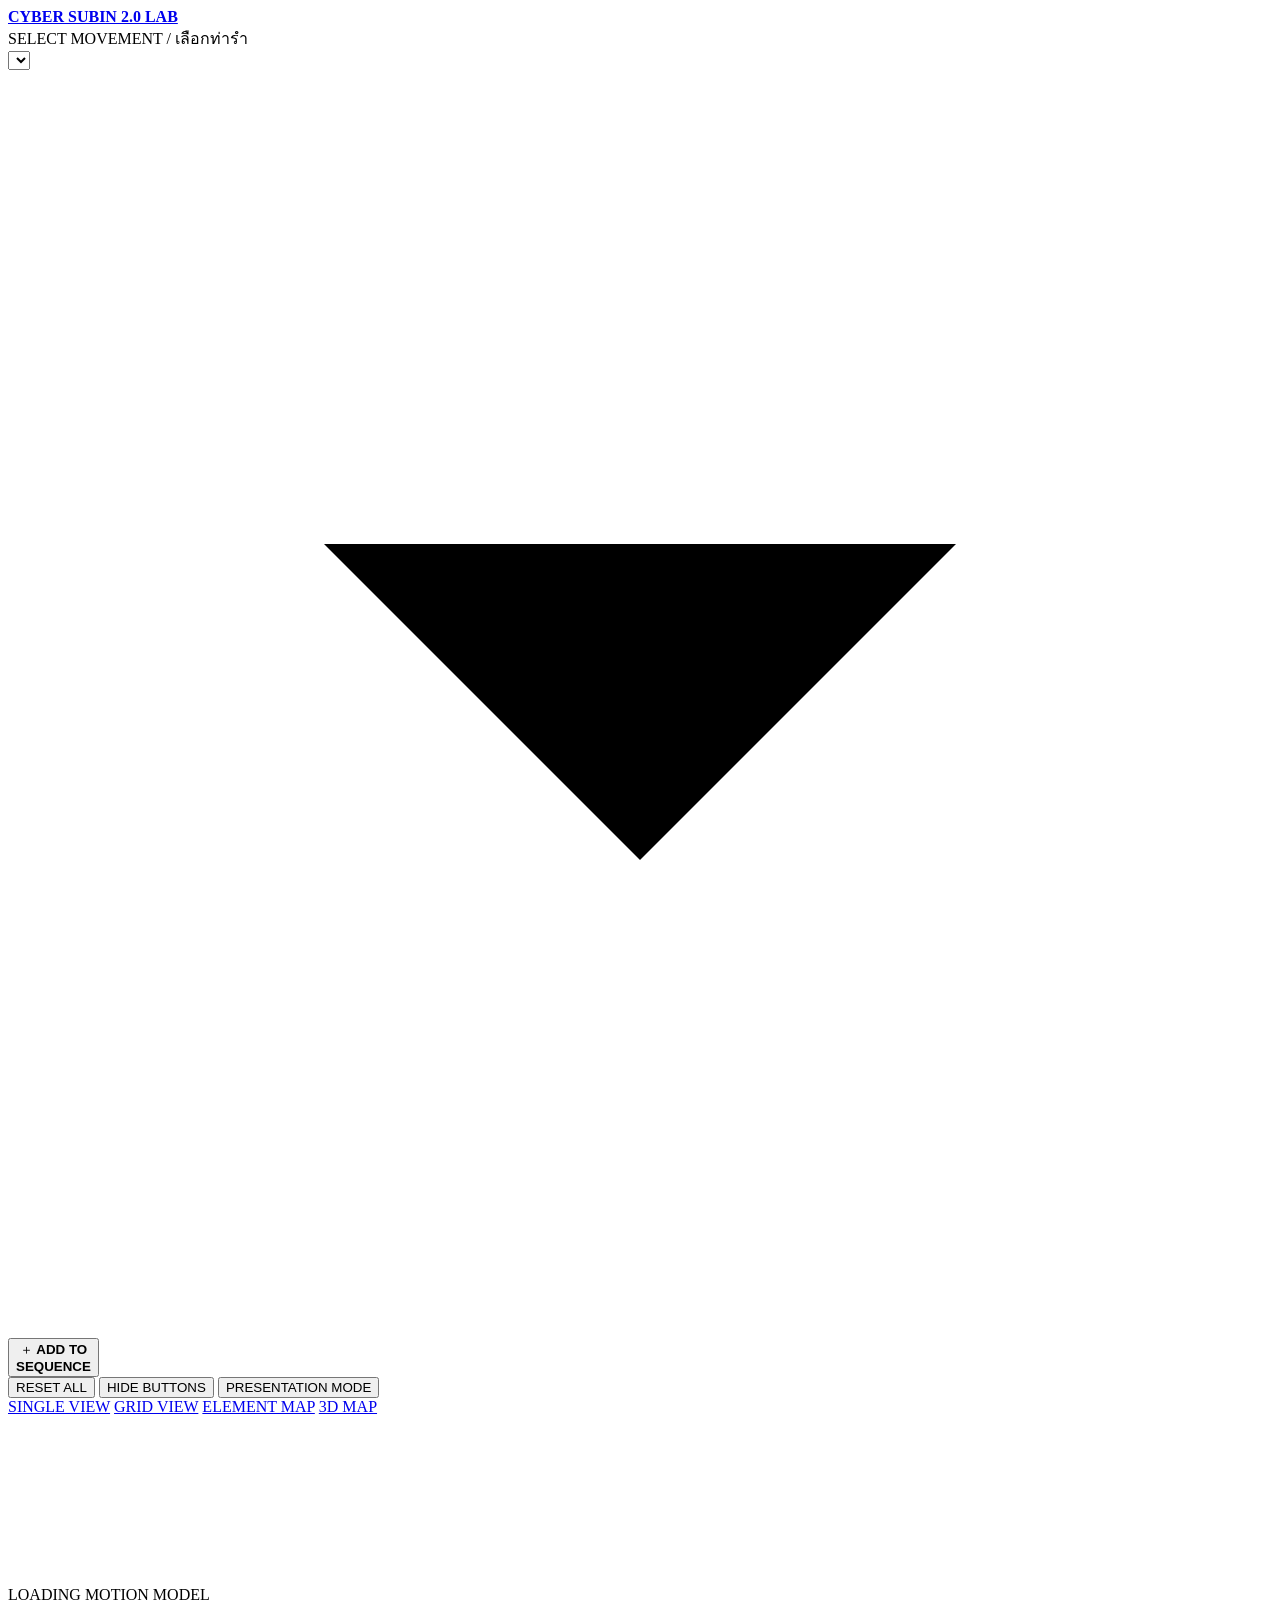
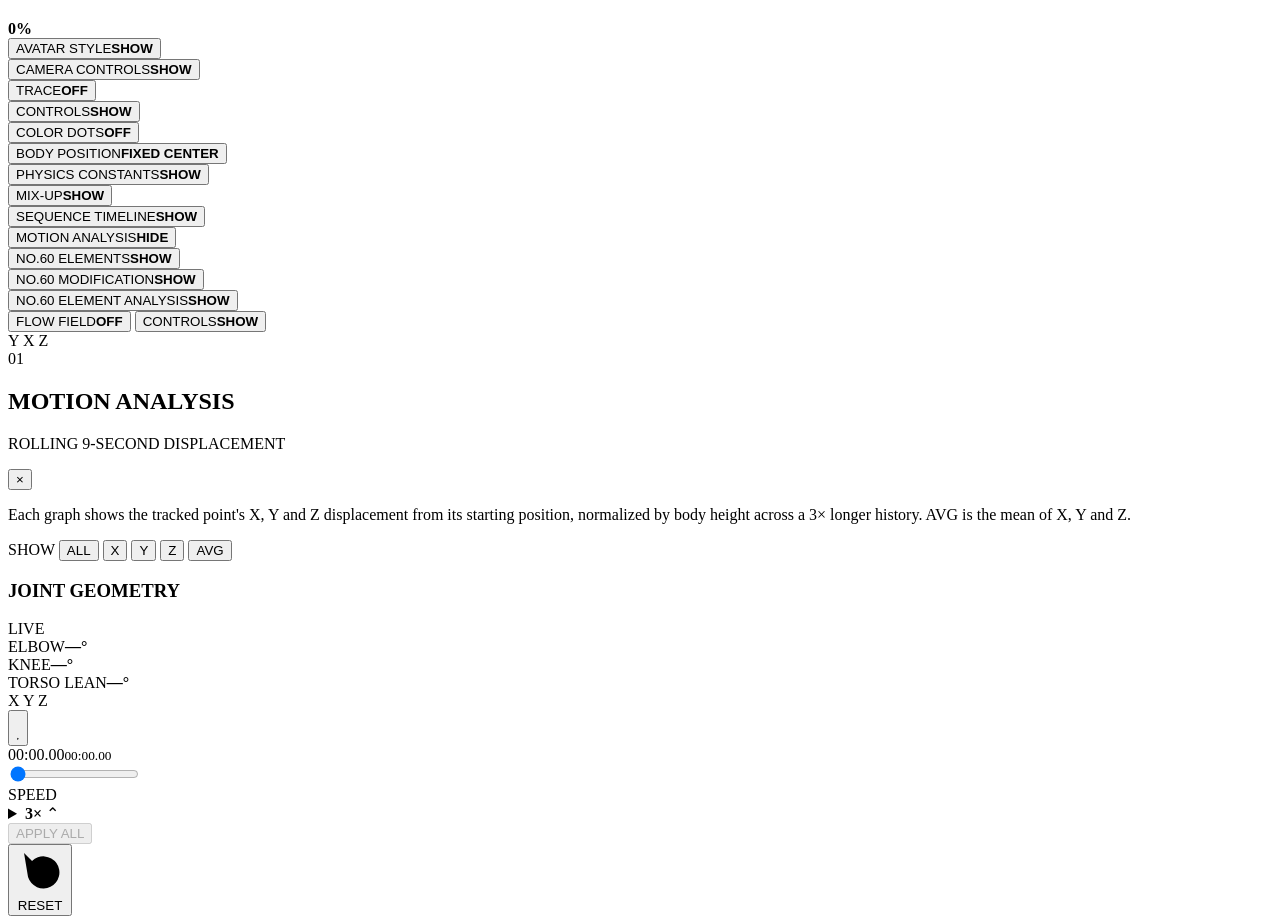
<file: index.html>
<!doctype html>
<html lang="en">
  <head>
    <meta charset="UTF-8" />
    <meta name="viewport" content="width=device-width, initial-scale=1.0" />
    <meta
      name="description"
      content="An interactive 3D motion atlas for 59 indexed Thai traditional dance movements."
    />
    <title>Cyber Subin 2.0 Lab</title>
  </head>
  <body>
    <div class="app-shell">
      <header class="topbar">
        <a class="brand" href="/" aria-label="Cyber Subin 2.0 Lab home">
          <span class="brand-copy">
            <strong>CYBER SUBIN 2.0 LAB</strong>
          </span>
        </a>

        <div class="movement-picker">
          <label for="dance-select">SELECT MOVEMENT / เลือกท่ารำ</label>
          <div class="movement-picker-row">
            <div class="select-wrap">
              <select id="dance-select" aria-label="Select a Thai dance movement"></select>
              <svg viewBox="0 0 20 20" aria-hidden="true">
                <path d="m5 7.5 5 5 5-5" />
              </svg>
            </div>
            <button id="add-to-sequence" class="add-to-sequence-button" type="button">
              <span aria-hidden="true">＋</span>
              <strong>ADD TO<br>SEQUENCE</strong>
            </button>
          </div>
        </div>

        <nav class="view-switcher" aria-label="View navigation">
          <div class="nav-utility-group" aria-label="Display utilities">
            <button id="reset-all" class="nav-action nav-action--reset" type="button">RESET ALL</button>
            <button id="hide-control-buttons" class="nav-action" type="button" aria-pressed="false">HIDE BUTTONS</button>
            <button id="hide-all-ui" class="nav-action" type="button" aria-pressed="false">PRESENTATION MODE</button>
          </div>
          <div class="nav-view-group" aria-label="Choose view">
            <a class="view-tab active" href="/" aria-current="page">SINGLE VIEW</a>
            <a id="grid-view-link" class="view-tab" href="/grid.html">GRID VIEW</a>
            <a class="view-tab" href="/element-embedding.html">ELEMENT MAP</a>
            <a class="view-tab" href="/element-embedding-3d.html">3D MAP</a>
          </div>
        </nav>
      </header>

      <main class="workspace">
        <section class="viewer-panel" aria-label="Interactive 3D movement viewer">
          <div id="scene-wrap" class="scene-wrap">
            <canvas id="three-canvas"></canvas>

            <div id="no60-comparison-overlay" class="no60-comparison-overlay" aria-hidden="true" hidden>
              <span>ORIGINAL</span>
              <i></i>
              <span>MODIFIED</span>
            </div>

            <div class="loading-state" id="loading-state" role="status" aria-live="polite">
              <div class="loading-orbit"><span></span><span></span></div>
              <p>LOADING MOTION MODEL</p>
              <strong id="loading-progress">0%</strong>
            </div>

            <div id="viewer-options" class="viewer-options">
              <section class="control-section control-section--avatar-style" aria-label="Avatar appearance controls">
                <button
                  id="avatar-style-toggle"
                  class="control-section-toggle"
                  type="button"
                  aria-expanded="false"
                  aria-controls="avatar-style-panel"
                >
                  <span>AVATAR STYLE</span><strong id="avatar-style-status">SHOW</strong>
                </button>
                <div id="avatar-style-panel" class="control-section-panel avatar-style-panel" hidden>
                  <div class="menu-panel-header">
                    <span>AVATAR STYLE</span>
                    <button id="avatar-style-close" class="menu-panel-close" type="button" aria-label="Close Avatar Style">×</button>
                  </div>
                  <div class="avatar-style-control" aria-label="Avatar color, gradient, surface, and lighting controls">
                    <div class="flow-color-group avatar-solid-color-group" aria-label="Solid avatar color control">
                      <span>AVATAR COLOR</span>
                      <label for="avatar-solid-color">
                        PICK ANY COLOR
                        <input id="avatar-solid-color" type="color" value="#d9dcde" aria-label="Custom solid avatar color">
                      </label>
                    </div>
                    <div class="flow-color-group avatar-gradient-group" aria-label="Custom avatar body gradient">
                      <span>CUSTOM BODY GRADIENT</span>
                      <label for="avatar-gradient-top">
                        TOP
                        <input id="avatar-gradient-top" data-avatar-gradient-stop="top" type="color" value="#d9dcde" aria-label="Avatar gradient top color">
                      </label>
                      <label for="avatar-gradient-middle">
                        MIDDLE
                        <input id="avatar-gradient-middle" data-avatar-gradient-stop="middle" type="color" value="#d9dcde" aria-label="Avatar gradient middle color">
                      </label>
                      <label for="avatar-gradient-bottom">
                        BOTTOM
                        <input id="avatar-gradient-bottom" data-avatar-gradient-stop="bottom" type="color" value="#d9dcde" aria-label="Avatar gradient bottom color">
                      </label>
                    </div>
                    <div class="trace-option-group option-row--compact option-row--two" aria-label="Avatar surface">
                      <span>SURFACE</span>
                      <button type="button" data-avatar-surface="smooth" class="active">SMOOTH</button>
                      <button type="button" data-avatar-surface="rough">ROUGH</button>
                      <button type="button" data-avatar-surface="points">POINT CLOUD</button>
                      <button type="button" data-avatar-surface="skeleton">SKELETON</button>
                    </div>
                    <label class="flow-slider-group avatar-opacity-control" for="avatar-opacity">
                      <span>AVATAR OPACITY <output id="avatar-opacity-value" for="avatar-opacity">100%</output></span>
                      <input id="avatar-opacity" type="range" min="0" max="1" step="0.01" value="1" aria-label="Avatar opacity">
                    </label>
                    <div class="trace-option-group option-grid--two" aria-label="Avatar lighting">
                      <span>LIGHTING</span>
                      <button type="button" data-lighting-preset="studio">STUDIO</button>
                      <button type="button" data-lighting-preset="bright">BRIGHT</button>
                      <button type="button" data-lighting-preset="softFront">SOFT FRONT</button>
                      <button type="button" data-lighting-preset="side">SIDE LIGHT</button>
                      <button type="button" data-lighting-preset="highSide">HIGH SIDE</button>
                      <button type="button" data-lighting-preset="cross">CROSS LIGHT</button>
                      <button type="button" data-lighting-preset="lowKey">LOW KEY</button>
                      <button type="button" data-lighting-preset="top" class="active">TOP LIGHT</button>
                      <button type="button" data-lighting-preset="rim">RIM</button>
                      <button type="button" data-lighting-preset="softSilhouette">SOFT SIL</button>
                      <button type="button" data-lighting-preset="backlight">BACKLIGHT</button>
                      <button type="button" data-lighting-preset="silhouette">SILHOUETTE</button>
                    </div>
                    <div class="flow-color-group avatar-light-color-group" aria-label="Custom light color control">
                      <span>LIGHT COLOR</span>
                      <label for="lighting-custom-color">
                        PICK ANY COLOR
                        <input id="lighting-custom-color" type="color" value="#b7c9d3" aria-label="Custom light color">
                      </label>
                    </div>
                    <label class="flow-slider-group avatar-lighting-intensity" for="lighting-intensity">
                      <span>LIGHTING INTENSITY <output id="lighting-intensity-value" for="lighting-intensity">100%</output></span>
                      <input id="lighting-intensity" type="range" min="0" max="3" step="0.05" value="1" aria-label="Lighting intensity">
                    </label>
                  </div>
                </div>
              </section>

              <section class="control-section control-section--camera" aria-label="Camera controls">
                <button
                  id="camera-controls-toggle"
                  class="control-section-toggle"
                  type="button"
                  aria-expanded="false"
                  aria-controls="camera-controls-panel"
                >
                  <span>CAMERA CONTROLS</span><strong id="camera-controls-status">SHOW</strong>
                </button>
                <div id="camera-controls-panel" class="control-section-panel" hidden>
                  <div class="menu-panel-header">
                    <span>CAMERA CONTROLS</span>
                    <button id="camera-controls-close" class="menu-panel-close" type="button" aria-label="Close Camera Controls">×</button>
                  </div>
                  <div class="camera-control" aria-label="Automatic camera orbit controls">
                    <button
                      id="camera-orbit-toggle"
                      class="camera-orbit-toggle"
                      type="button"
                      aria-pressed="false"
                      aria-label="Start automatic camera rotation"
                    >
                      <svg viewBox="0 0 24 24" aria-hidden="true">
                        <path d="M4.5 9A8 8 0 0 1 18 5.5L20 8M19.5 15A8 8 0 0 1 6 18.5L4 16M20 4v4h-4M4 20v-4h4" />
                      </svg>
                      <span>AUTO ORBIT</span>
                      <strong id="camera-orbit-status">OFF</strong>
                    </button>
                    <div class="camera-speed-control option-row--compact option-row--two" aria-label="Camera rotation speed">
                      <span>CAMERA SPEED</span>
                      <button type="button" data-camera-speed="0.25">0.25×</button>
                      <button type="button" data-camera-speed="0.5">0.5×</button>
                      <button type="button" data-camera-speed="1" class="active">1×</button>
                      <button type="button" data-camera-speed="2">2×</button>
                    </div>
                    <div class="camera-direction-control option-row--compact option-row--two" aria-label="Camera rotation direction">
                      <span>DIRECTION</span>
                      <button type="button" data-camera-direction="1" class="active" aria-label="Rotate clockwise">CW</button>
                      <button type="button" data-camera-direction="-1" aria-label="Rotate counterclockwise">CCW</button>
                    </div>
                  </div>

                  <div class="avatar-position-control" aria-label="Avatar screen position controls">
                    <span>AVATAR POSITION</span>
                    <button type="button" data-avatar-move="left" aria-label="Move avatar left">←</button>
                    <button type="button" data-avatar-move="up" aria-label="Move avatar up">↑</button>
                    <button type="button" data-avatar-move="down" aria-label="Move avatar down">↓</button>
                    <button type="button" data-avatar-move="right" aria-label="Move avatar right">→</button>
                    <button type="button" data-avatar-move="center" class="avatar-center-button">CENTER</button>
                    <output id="avatar-position-readout" aria-live="polite">X 0.0 · Y 0.0</output>
                  </div>

                </div>
              </section>

              <section class="control-section control-section--line" aria-label="Line controls">
                <div class="control-section-header control-section-header--line">
                  <div class="line-display-stack">
                    <button
                      id="line-display-toggle"
                      class="control-section-toggle line-display-toggle"
                      type="button"
                      aria-pressed="false"
                      aria-label="Turn trace display on"
                    >
                      <span>TRACE</span><strong id="line-display-status">OFF</strong>
                    </button>
                  </div>
                  <button
                    id="line-controls-toggle"
                    class="control-section-toggle line-controls-toggle"
                    type="button"
                    aria-expanded="false"
                    aria-controls="line-controls-panel"
                  >
                    <span>CONTROLS</span><strong id="line-controls-status">SHOW</strong>
                  </button>
                </div>
                <div id="line-controls-panel" class="control-section-panel" hidden>
                  <div class="menu-panel-header">
                    <span>TRACE CONTROLS</span>
                    <button id="line-controls-close" class="menu-panel-close" type="button" aria-label="Close Trace Controls">×</button>
                  </div>
                  <div class="trace-control" aria-label="3D trace appearance controls">
                    <div class="trace-option-group option-grid--two" aria-label="Trace retention">
                      <span>TRACE</span>
                      <button type="button" data-trace-mode="permanent" class="active">PERMANENT</button>
                      <button type="button" data-trace-mode="long">FADE 15S</button>
                      <button type="button" data-trace-mode="medium">FADE 8S</button>
                      <button type="button" data-trace-mode="short">FADE 3S</button>
                      <button type="button" data-trace-mode="brief">FADE 1.5S</button>
                      <button type="button" data-trace-mode="instant">FADE 1S</button>
                    </div>
                    <div class="trace-option-group option-grid--two trace-body-parts" aria-label="Trace body-part visibility">
                      <span>BODY PARTS · SHOW / HIDE</span>
                      <button type="button" data-trace-part="body" class="active" aria-pressed="true">BODY</button>
                      <button type="button" data-trace-part="hand" class="active" aria-pressed="true">HAND</button>
                      <button type="button" data-trace-part="arm" class="active" aria-pressed="true">ARM</button>
                      <button type="button" data-trace-part="leg" class="active" aria-pressed="true">LEG</button>
                      <button type="button" data-trace-part="feet" class="active" aria-pressed="true">FEET</button>
                      <button type="button" data-trace-part="head" class="active" aria-pressed="true">HEAD</button>
                      <button type="button" data-trace-all class="active" aria-pressed="true">FULL BODY</button>
                    </div>
                    <div class="trace-option-group trace-width-control option-row--compact option-row--two" aria-label="Trace line width">
                      <span>WIDTH</span>
                      <button type="button" data-trace-width="0.5">EXTRA THIN</button>
                      <button type="button" data-trace-width="1.25" class="active">THIN</button>
                      <button type="button" data-trace-width="2.5">MEDIUM</button>
                      <button type="button" data-trace-width="4">BOLD</button>
                      <button type="button" data-trace-width="7">EXTRA THICK</button>
                    </div>
                  </div>

                  <div class="trace-style-control" aria-label="3D trace rendering controls">
                    <div class="trace-option-group option-row--compact option-row--two" aria-label="Trace visibility">
                      <span>DISPLAY</span>
                      <button type="button" data-trace-visible="true">ON</button>
                      <button type="button" data-trace-visible="false" class="active">OFF</button>
                    </div>
                    <div class="trace-option-group option-row--compact option-row--two" aria-label="Trace point display">
                      <span>POINTS</span>
                      <button type="button" data-trace-dots="true">DOTS + LINE</button>
                      <button type="button" data-trace-dots="false" class="active">LINE ONLY</button>
                    </div>
                    <div class="trace-option-group option-row--compact option-row--two" aria-label="Trace path smoothing">
                      <span>PATH</span>
                      <button type="button" data-trace-smoothing="false">RAW</button>
                      <button type="button" data-trace-smoothing="true" class="active">SMOOTH</button>
                    </div>
                  </div>

                  <div class="environment-control environment-control--line" aria-label="Trace sampling controls">
                    <div class="trace-sampling-control option-grid--two" aria-label="Line sampling rate">
                      <span>LINE SAMPLE RATE</span>
                      <button type="button" data-trace-sample-rate="5">5 HZ</button>
                      <button type="button" data-trace-sample-rate="10">10 HZ</button>
                      <button type="button" data-trace-sample-rate="20">20 HZ</button>
                      <button type="button" data-trace-sample-rate="30" class="active">30 HZ</button>
                      <button type="button" data-trace-sample-rate="60">60 HZ</button>
                      <button type="button" data-trace-sample-rate="90">90 HZ</button>
                      <button type="button" data-trace-sample-rate="120">120 HZ</button>
                      <button type="button" data-trace-sample-rate="240">240 HZ</button>
                    </div>
                  </div>
                </div>
              </section>

              <section class="control-section control-section--body-points" aria-label="Color dots display">
                <button
                  id="body-points-toggle"
                  class="control-section-toggle body-points-toggle"
                  type="button"
                  aria-pressed="false"
                  aria-label="Show colored body points"
                >
                  <span>COLOR DOTS</span><strong id="body-points-status">OFF</strong>
                </button>
              </section>

              <section class="control-section control-section--body-centering" aria-label="Body position behavior">
                <button
                  id="body-centering-toggle"
                  class="control-section-toggle body-centering-toggle"
                  type="button"
                  aria-pressed="true"
                  aria-label="Allow the avatar to move through space"
                >
                  <span>BODY POSITION</span><strong id="body-centering-status">FIXED CENTER</strong>
                </button>
              </section>

              <section class="control-section control-section--physics" aria-label="Physics constants">
                <button
                  id="physics-constants-toggle"
                  class="control-section-toggle physics-constants-toggle"
                  type="button"
                  aria-expanded="false"
                  aria-controls="physics-constants-panel"
                >
                  <span>PHYSICS CONSTANTS</span><strong id="physics-constants-status">SHOW</strong>
                </button>
                <div id="physics-constants-panel" class="control-section-panel physics-constants-panel" hidden>
                  <div class="menu-panel-header">
                    <span>PHYSICS CONSTANTS</span>
                    <button id="physics-constants-close" class="menu-panel-close" type="button" aria-label="Close Physics Constants">×</button>
                  </div>
                  <p class="physics-constants-intro">
                    NORMALIZED SIMULATION COEFFICIENTS · 1× IS THE CALIBRATED BASELINE
                  </p>
                  <div class="physics-constants-grid">
                    <label class="flow-slider-group physics-constant-group" for="physics-heat-deposition-rate">
                      <span>HEAT DEPOSITION RATE <output data-physics-value="heatDepositionRate">1.15×</output></span>
                      <small>Movement energy converted to local heat.</small>
                      <input id="physics-heat-deposition-rate" data-physics-constant="heatDepositionRate" type="range" min="0.25" max="2.5" step="0.05" value="1.15">
                    </label>
                    <label class="flow-slider-group physics-constant-group" for="physics-thermal-dissipation-rate">
                      <span>THERMAL DISSIPATION RATE <output data-physics-value="thermalDissipationRate">1.00×</output></span>
                      <small>Stored heat lost to the environment.</small>
                      <input id="physics-thermal-dissipation-rate" data-physics-constant="thermalDissipationRate" type="range" min="0.25" max="2.5" step="0.05" value="1">
                    </label>
                    <label class="flow-slider-group physics-constant-group" for="physics-thermal-diffusivity">
                      <span>THERMAL DIFFUSIVITY <output data-physics-value="thermalDiffusivity">1.00×</output></span>
                      <small>Heat transfer between body regions.</small>
                      <input id="physics-thermal-diffusivity" data-physics-constant="thermalDiffusivity" type="range" min="0" max="3" step="0.05" value="1">
                    </label>
                    <label class="flow-slider-group physics-constant-group" for="physics-activity-memory-persistence">
                      <span>ACTIVITY-MEMORY PERSISTENCE <output data-physics-value="activityMemoryPersistence">1.00×</output></span>
                      <small>Retention created by repeated movement.</small>
                      <input id="physics-activity-memory-persistence" data-physics-constant="activityMemoryPersistence" type="range" min="0.25" max="3" step="0.05" value="1">
                    </label>
                    <label class="flow-slider-group physics-constant-group" for="physics-flow-velocity-damping">
                      <span>FLOW VELOCITY DAMPING <output data-physics-value="flowVelocityDamping">1.00×</output></span>
                      <small>Residual flow-field momentum loss.</small>
                      <input id="physics-flow-velocity-damping" data-physics-constant="flowVelocityDamping" type="range" min="0.25" max="3" step="0.05" value="1">
                    </label>
                    <label class="flow-slider-group physics-constant-group" for="physics-flow-momentum-diffusivity">
                      <span>FLOW MOMENTUM DIFFUSIVITY <output data-physics-value="flowMomentumDiffusivity">1.00×</output></span>
                      <small>Turbulent momentum spread through the field.</small>
                      <input id="physics-flow-momentum-diffusivity" data-physics-constant="flowMomentumDiffusivity" type="range" min="0" max="3" step="0.05" value="1">
                    </label>
                  </div>
                  <button id="physics-constants-reset" class="physics-constants-reset" type="button">RESET CONSTANTS</button>
                </div>
              </section>

              <section class="control-section control-section--mix-up" aria-label="Mix-up movement controls">
                <button
                  id="mix-up-toggle"
                  class="control-section-toggle mix-up-toggle"
                  type="button"
                  aria-expanded="false"
                  aria-controls="mix-up-panel"
                >
                  <span>MIX-UP</span><strong id="mix-up-toggle-status">SHOW</strong>
                </button>
              </section>

              <div id="effect-menu-slot" class="effect-menu-slot"></div>

              <section class="control-section control-section--sequence" aria-label="Sequence timeline display">
                <button
                  id="sequence-timeline-toggle"
                  class="control-section-toggle sequence-timeline-toggle"
                  type="button"
                  aria-expanded="false"
                  aria-controls="sequence-timeline-panel"
                >
                  <span>SEQUENCE TIMELINE</span><strong id="sequence-timeline-toggle-status">SHOW</strong>
                </button>
              </section>

              <section class="control-section control-section--analysis" aria-label="Motion analysis display">
                <button
                  id="analysis-panel-toggle"
                  class="control-section-toggle analysis-panel-toggle"
                  type="button"
                  aria-expanded="true"
                  aria-controls="analysis-panel"
                >
                  <span>MOTION ANALYSIS</span><strong id="analysis-panel-status">HIDE</strong>
                </button>
              </section>
            </div>

            <div class="effect-menu-stack">
              <div class="visualization-menu">
                <button
                  id="visualization-menu-toggle"
                  class="visualization-menu-toggle"
                  type="button"
                  aria-expanded="false"
                  aria-controls="visualization-menu-panel"
                >
                  <span>NO.60 ELEMENTS</span><strong id="visualization-menu-status">SHOW</strong>
                </button>
                <div id="visualization-menu-panel" class="visualization-menu-panel" hidden>
                  <div class="menu-panel-header">
                    <span>NO.60 ELEMENTS</span>
                    <button id="visualization-menu-close" class="menu-panel-close" type="button" aria-label="Close NO.60 Elements">×</button>
                  </div>
                  <div class="experiment-control option-grid--two" aria-label="Movement visualization lenses">
                    <span>MOVEMENT LENS</span>
                    <button type="button" data-experiment="energy" title="Force, momentum, acceleration and deceleration">ENERGY</button>
                    <button type="button" data-experiment="curves" title="Circular pathways, arcs and curved versus linear motion">CIRCLES + CURVES</button>
                    <button type="button" data-experiment="axes" title="Joint pivots, rotational axes and balance points">AXIS POINTS</button>
                    <button type="button" data-experiment="sync" title="Coordination between left and right limbs">SYNCHRONOUS LIMBS</button>
                    <button type="button" data-experiment="space" title="Body envelope, directions, planes and dimensions">EXTERNAL BODY SPACES</button>
                    <button type="button" data-experiment="relations" title="Attention shifts between body parts and poses">SHIFTING RELATIONS</button>
                    <button type="button" data-experiment="all">ALL</button>
                    <button type="button" data-experiment="off" class="active">OFF</button>
                  </div>
                  <p id="experiment-description" class="experiment-description" aria-live="polite">
                    MOVEMENT LENSES OFF · SELECT ONE OR COMBINE MULTIPLE VIEWS
                  </p>
                </div>
              </div>

              <div class="no60-modification-control">
                <button
                  id="no60-modification-toggle"
                  class="control-section-toggle no60-modification-toggle"
                  type="button"
                  aria-expanded="false"
                  aria-controls="no60-modification-panel"
                >
                  <span>NO.60 MODIFICATION</span><strong id="no60-modification-toggle-status">SHOW</strong>
                </button>
              </div>

              <div class="no60-element-analysis-control">
                <button
                  id="no60-element-analysis-toggle"
                  class="control-section-toggle no60-element-analysis-toggle"
                  type="button"
                  aria-expanded="false"
                  aria-controls="no60-element-analysis-panel"
                >
                  <span>NO.60 ELEMENT ANALYSIS</span><strong id="no60-element-analysis-toggle-status">SHOW</strong>
                </button>
              </div>

              <div class="flow-field-menu">
                <div class="control-section-header control-section-header--flow">
                  <button
                    id="flow-field-display-toggle"
                    class="control-section-toggle flow-field-display-toggle"
                    type="button"
                    aria-pressed="false"
                    aria-label="Show flow field"
                  >
                    <span>FLOW FIELD</span><strong id="flow-field-display-status">OFF</strong>
                  </button>
                  <button
                    id="flow-field-menu-toggle"
                    class="control-section-toggle flow-field-menu-toggle"
                    type="button"
                    aria-expanded="false"
                    aria-controls="flow-field-menu-panel"
                  >
                    <span>CONTROLS</span><strong id="flow-field-menu-status">SHOW</strong>
                  </button>
                </div>
                <div id="flow-field-menu-panel" class="visualization-menu-panel flow-field-menu-panel" hidden>
                  <div class="menu-panel-header">
                    <span>FLOW FIELD</span>
                    <button id="flow-field-menu-close" class="menu-panel-close" type="button" aria-label="Close Flow Field controls">×</button>
                  </div>
                  <div class="flow-field-control" aria-label="Movement-driven flow field controls">
                    <div class="flow-option-group option-row--two" aria-label="Flow field display">
                      <span>DISPLAY</span>
                      <button type="button" data-flow-enabled="true">ON</button>
                      <button type="button" data-flow-enabled="false" class="active">OFF</button>
                    </div>
                    <div class="flow-option-group" aria-label="Flow field particle reset">
                      <span>PARTICLES</span>
                      <button id="flow-field-reset" type="button">RESET FIELD</button>
                    </div>
                    <label class="flow-slider-group" for="flow-field-thickness">
                      <span>THICKNESS <output data-flow-value="thickness">1.5 PX</output></span>
                      <input id="flow-field-thickness" data-flow-field-slider="thickness" type="range" min="0.25" max="8" step="0.05" value="1.5">
                    </label>
                    <label class="flow-slider-group" for="flow-field-opacity">
                      <span>PARTICLE OPACITY <output data-flow-value="opacity">100%</output></span>
                      <input id="flow-field-opacity" data-flow-field-slider="opacity" type="range" min="0" max="1" step="0.01" value="1">
                    </label>
                    <label class="flow-slider-group" for="flow-field-trail-length">
                      <span>TRAIL LENGTH <output data-flow-value="trailLength">1.00×</output></span>
                      <input id="flow-field-trail-length" data-flow-field-slider="trailLength" type="range" min="0.1" max="8" step="0.05" value="1">
                    </label>
                    <label class="flow-slider-group" for="flow-field-trail-fade">
                      <span>TRAIL FADE <output data-flow-value="trailFade">80%</output></span>
                      <input id="flow-field-trail-fade" data-flow-field-slider="trailFade" type="range" min="0" max="1" step="0.01" value="0.8">
                    </label>
                    <label class="flow-slider-group" for="flow-field-stroke-length">
                      <span>STROKE LENGTH <output data-flow-value="strokeLength">1.00×</output></span>
                      <input id="flow-field-stroke-length" data-flow-field-slider="strokeLength" type="range" min="0.1" max="5" step="0.05" value="1">
                    </label>
                    <label class="flow-slider-group" for="flow-field-curvature">
                      <span>CURVE INERTIA <output data-flow-value="curvature">1.00×</output></span>
                      <input id="flow-field-curvature" data-flow-field-slider="curvature" type="range" min="0" max="5" step="0.05" value="1">
                    </label>
                    <label class="flow-slider-group" for="flow-field-speed">
                      <span>SPEED <output data-flow-value="speed">1.00×</output></span>
                      <input id="flow-field-speed" data-flow-field-slider="speed" type="range" min="0.05" max="8" step="0.05" value="1">
                    </label>
                    <label class="flow-slider-group" for="flow-field-count">
                      <span>DENSITY <output data-flow-value="count">4,800</output></span>
                      <input id="flow-field-count" data-flow-field-slider="count" type="range" min="200" max="7200" step="100" value="4800">
                    </label>
                    <label class="flow-slider-group" for="flow-field-color-variation">
                      <span>GRADIENT VARIATION <output data-flow-value="colorVariation">1.00×</output></span>
                      <input id="flow-field-color-variation" data-flow-field-slider="colorVariation" type="range" min="0" max="3" step="0.05" value="1">
                    </label>
                    <label class="flow-slider-group" for="flow-field-influence">
                      <span>AVATAR INFLUENCE <output data-flow-value="influence">1.00×</output></span>
                      <input id="flow-field-influence" data-flow-field-slider="influence" type="range" min="0" max="5" step="0.05" value="1">
                    </label>
                    <label class="flow-slider-group" for="flow-field-body-flow">
                      <span>FLOW AROUND AVATAR <output data-flow-value="bodyFlow">1.00×</output></span>
                      <input id="flow-field-body-flow" data-flow-field-slider="bodyFlow" type="range" min="0" max="5" step="0.05" value="1">
                    </label>
                    <label class="flow-slider-group" for="flow-field-recovery">
                      <span>FLOW RECOVERY <output data-flow-value="recovery">1.00×</output></span>
                      <input id="flow-field-recovery" data-flow-field-slider="recovery" type="range" min="0.05" max="8" step="0.05" value="1">
                    </label>
                    <label class="flow-slider-group" for="flow-field-proximity-fade">
                      <span>DISTANCE FADE <output data-flow-value="proximityFade">1.00×</output></span>
                      <input id="flow-field-proximity-fade" data-flow-field-slider="proximityFade" type="range" min="0" max="4" step="0.05" value="1">
                    </label>
                    <label class="flow-slider-group" for="flow-field-concentration">
                      <span>AVATAR CONCENTRATION <output data-flow-value="concentration">1.00×</output></span>
                      <input id="flow-field-concentration" data-flow-field-slider="concentration" type="range" min="0" max="5" step="0.05" value="1">
                    </label>
                    <div class="flow-option-group option-grid--two" aria-label="Flow field color gradient">
                      <span>COLOR PRESETS</span>
                      <button type="button" data-flow-gradient="ocean" class="active">OCEAN</button>
                      <button type="button" data-flow-gradient="heat">HEAT</button>
                      <button type="button" data-flow-gradient="aurora">AURORA</button>
                      <button type="button" data-flow-gradient="ember">EMBER</button>
                    </div>
                    <div class="flow-color-group" aria-label="Custom particle color gradient">
                      <span>PARTICLE COLORS</span>
                      <label for="flow-field-color-start">
                        START
                        <input id="flow-field-color-start" data-flow-color-stop="0" type="color" value="#123dff" aria-label="Particle gradient start color">
                      </label>
                      <label for="flow-field-color-middle">
                        MIDDLE
                        <input id="flow-field-color-middle" data-flow-color-stop="1" type="color" value="#65f3ff" aria-label="Particle gradient middle color">
                      </label>
                      <label for="flow-field-color-end">
                        END
                        <input id="flow-field-color-end" data-flow-color-stop="2" type="color" value="#f4ffff" aria-label="Particle gradient end color">
                      </label>
                    </div>
                  </div>
                  <p id="flow-field-description" class="experiment-description" aria-live="polite">
                    OFF · ENABLE PARTICLES TO REVEAL MOVEMENT-GENERATED CURRENTS + DECAYING TURBULENT STREAMS
                  </p>
                </div>
              </div>
            </div>

            <div class="axis-widget" aria-hidden="true">
              <span class="axis-y">Y</span>
              <span class="axis-x">X</span>
              <span class="axis-z">Z</span>
              <i></i>
              <b></b>
            </div>

          </div>
        </section>

        <aside id="analysis-panel" class="analysis-panel panel">
          <div
            id="analysis-resizer"
            class="analysis-resizer"
            role="separator"
            aria-label="Resize graph panel"
            aria-orientation="vertical"
            aria-valuemin="300"
            aria-valuemax="760"
            aria-valuenow="390"
            tabindex="0"
          ><span></span></div>
          <div class="analysis-heading">
            <span>01</span>
            <div><h2>MOTION ANALYSIS</h2><p>ROLLING 9-SECOND DISPLACEMENT</p></div>
            <button id="analysis-panel-close" class="menu-panel-close analysis-panel-close" type="button" aria-label="Close Motion Analysis">×</button>
          </div>

          <p class="analysis-intro">
            Each graph shows the tracked point's X, Y and Z displacement from its starting position,
            normalized by body height across a 3× longer history. AVG is the mean of X, Y and Z.
          </p>

          <div class="graph-view-control" aria-label="Graph signal display">
            <span>SHOW</span>
            <button type="button" data-graph-mode="all" class="active">ALL</button>
            <button type="button" data-graph-mode="x">X</button>
            <button type="button" data-graph-mode="y">Y</button>
            <button type="button" data-graph-mode="z">Z</button>
            <button type="button" data-graph-mode="average">AVG</button>
          </div>

          <div class="signal-list" id="signal-list"></div>

          <div class="rule"></div>

          <section class="angles-section">
            <div class="subheading"><h3>JOINT GEOMETRY</h3><span>LIVE</span></div>
            <div class="angle-grid">
              <div><span>ELBOW</span><strong id="elbow-angle">—°</strong></div>
              <div><span>KNEE</span><strong id="knee-angle">—°</strong></div>
              <div><span>TORSO LEAN</span><strong id="torso-angle">—°</strong></div>
            </div>
          </section>

          <div class="analysis-key">
            <span data-graph-key="x"><i class="axis-key axis-key--x"></i>X</span>
            <span data-graph-key="y"><i class="axis-key axis-key--y"></i>Y</span>
            <span data-graph-key="z"><i class="axis-key axis-key--z"></i>Z</span>
            <span data-graph-key="average" hidden><i class="axis-key axis-key--average"></i>AVG</span>
          </div>
        </aside>
      </main>

      <section id="sequence-timeline-panel" class="sequence-timeline-panel" aria-label="Editable movement sequence timeline" hidden>
        <header class="sequence-timeline-heading">
          <div>
            <span>SEQUENCE TIMELINE</span>
            <strong id="sequence-status" aria-live="polite">EMPTY · ADD MOVEMENTS 1–59</strong>
          </div>
          <div class="sequence-timeline-actions">
            <button id="sequence-play" type="button">PLAY SEQUENCE</button>
            <button
              id="sequence-add-all"
              type="button"
              title="Replace the timeline with all 59 movements in numerical order"
              aria-label="Add all movements 1 through 59 in sequential order"
            >ADD ALL 1–59</button>
            <button id="sequence-random-five" type="button" title="Replace the timeline with five random movements from 1–59">RANDOM 5</button>
            <button id="sequence-clear" type="button">CLEAR</button>
            <button id="sequence-timeline-close" class="menu-panel-close" type="button" aria-label="Hide sequence timeline">×</button>
          </div>
        </header>
        <div id="sequence-track" class="sequence-track" aria-live="polite"></div>
      </section>

      <section id="mix-up-panel" class="sequence-timeline-panel mix-up-panel" aria-label="Mix movement body parts" hidden>
        <header class="sequence-timeline-heading">
          <div>
            <span>MIX-UP</span>
            <strong id="mix-up-status" aria-live="polite">READY · COMBINE MOVEMENT SOURCES BY BODY REGION</strong>
          </div>
          <div class="sequence-timeline-actions">
            <button id="mix-up-play" type="button">PLAY MIX</button>
            <button id="mix-up-reset" type="button">RESET</button>
            <button id="mix-up-close" class="menu-panel-close" type="button" aria-label="Hide Mix-up panel">×</button>
          </div>
        </header>
        <div class="mix-up-content">
          <section class="mix-up-randomizer" aria-label="Random mix methods">
            <div>
              <span>RANDOM METHODS</span>
              <p>Generate a layered dancer instantly from movements 1–59.</p>
            </div>
            <button type="button" data-mix-up-method="topBottom">
              <strong>TOP / BOTTOM</strong><small>Upper and lower body from two movements</small>
            </button>
            <button type="button" data-mix-up-method="leftRight">
              <strong>LEFT / RIGHT</strong><small>Left, center, and right from three movements</small>
            </button>
            <button type="button" data-mix-up-method="frankenstein">
              <strong>FRANKENSTEIN</strong><small>Every region from a different movement</small>
            </button>
          </section>
          <section class="mix-up-sources" aria-label="Movement source for each body region">
            <div class="mix-up-sources__intro">
              <span>BODY REGION SOURCES</span>
              <p>Shorter clips loop independently. Every loop blends back to its first non-T-pose frame.</p>
            </div>
            <div id="mix-up-source-grid" class="mix-up-source-grid"></div>
          </section>
        </div>
      </section>

      <section id="no60-modification-panel" class="sequence-timeline-panel no60-modification-panel" aria-label="NO.60 movement modification comparison" hidden>
        <div
          id="no60-modification-resizer"
          class="no60-modification-resizer"
          role="separator"
          aria-label="Resize NO.60 modification drawer"
          aria-orientation="horizontal"
          aria-valuemin="68"
          aria-valuemax="720"
          aria-valuenow="375"
          tabindex="0"
        ><span></span></div>
        <header class="sequence-timeline-heading no60-modification-heading">
          <div>
            <span>NO.60 MODIFICATION</span>
            <strong id="no60-modification-status" aria-live="polite">ORIGINAL + MODIFIED · SYNCHRONIZED COMPARISON</strong>
          </div>
          <div class="sequence-timeline-actions">
            <button id="no60-modification-random" type="button">RANDOM</button>
            <button id="no60-modification-reset" type="button">RESET</button>
            <button id="no60-modification-close" class="menu-panel-close" type="button" aria-label="Exit NO.60 Modification">×</button>
          </div>
        </header>
        <div class="no60-modification-content">
          <div id="no60-modification-controls" class="no60-modification-controls" aria-label="NO.60 element modification controls"></div>
        </div>
        <aside id="no60-modification-info" class="no60-modification-info" aria-live="polite" hidden>
          <button id="no60-modification-info-close" class="menu-panel-close" type="button" aria-label="Close element explanation">×</button>
          <h3 id="no60-modification-info-title">ELEMENT</h3>
          <dl>
            <div><dt>MEANING</dt><dd id="no60-modification-info-meaning"></dd></div>
            <div><dt>VISUAL EFFECT</dt><dd id="no60-modification-info-visual"></dd></div>
            <div><dt>TECHNICAL</dt><dd id="no60-modification-info-technical"></dd></div>
            <div><dt>BODY REGIONS + BOUNDARIES</dt><dd id="no60-modification-info-boundary"></dd></div>
          </dl>
        </aside>
      </section>

      <section id="no60-element-analysis-panel" class="sequence-timeline-panel no60-element-analysis-panel" aria-label="NO.60 element analysis over time" hidden>
        <div
          id="no60-element-analysis-resizer"
          class="no60-modification-resizer no60-element-analysis-resizer"
          role="separator"
          aria-label="Resize NO.60 element analysis drawer"
          aria-orientation="horizontal"
          aria-valuemin="68"
          aria-valuemax="720"
          aria-valuenow="405"
          tabindex="0"
        ><span></span></div>
        <header class="sequence-timeline-heading no60-modification-heading no60-element-analysis-heading">
          <div>
            <span>NO.60 ELEMENT ANALYSIS</span>
            <strong id="no60-element-analysis-status" aria-live="polite">ANALYZING CURRENT MOVEMENT…</strong>
          </div>
          <div class="sequence-timeline-actions">
            <button
              id="no60-element-analysis-guide-toggle"
              class="no60-element-analysis-guide-toggle"
              type="button"
              aria-controls="no60-element-analysis-guide"
              aria-expanded="false"
            >ALGORITHM GUIDE</button>
            <button id="no60-element-analysis-close" class="menu-panel-close" type="button" aria-label="Hide NO.60 Element Analysis">×</button>
          </div>
        </header>
        <div class="no60-element-analysis-content">
          <div id="no60-element-analysis-values" class="no60-element-analysis-values" aria-label="Current NO.60 element percentages"></div>
          <div class="no60-element-analysis-chart-wrap">
            <canvas
              id="no60-element-analysis-chart"
              class="no60-element-analysis-chart"
              role="img"
              aria-label="Dominating-element timeline and line graph of six NO.60 movement elements from zero to one hundred percent over time"
            ></canvas>
            <div id="no60-element-analysis-tooltip" class="no60-element-analysis-tooltip" role="tooltip" hidden></div>
          </div>
          <p class="no60-element-analysis-method">
            DOMINANT BAR SECTION LENGTH REPRESENTS TIME · CLICK ELEMENT CARDS TO SHOW OR HIDE LINES · LIVE POSE FEATURES · TEMPORALLY SMOOTHED
          </p>
        </div>
        <section id="no60-element-analysis-guide" class="no60-element-analysis-guide" aria-label="How the six NO.60 element algorithms work" hidden>
          <div class="no60-element-analysis-guide-overview">
            <div>
              <span>METHODOLOGY</span>
              <h3>HOW THE SIX ELEMENT SCORES ARE CALCULATED</h3>
            </div>
            <p>Each animation is sampled across its full playable duration. Positions are measured relative to the hips, rotations use world-space quaternions, and central differences estimate velocity and acceleration. Scores describe this movement relative to its own activity range; they are analytical proxies, not absolute scientific or physiological measurements.</p>
          </div>
          <div id="no60-element-analysis-guide-grid" class="no60-element-analysis-guide-grid"></div>
          <p class="no60-element-analysis-guide-note">
            DOMINANCE TIMELINE · THE HIGHEST SCORE WINS · A 6-POINT SWITCH MARGIN AND MINIMUM-DURATION FILTER REMOVE ONE-FRAME FLUCTUATIONS
          </p>
        </section>
      </section>

      <footer class="transport">
        <button id="play-button" class="play-button" type="button" aria-label="Pause animation">
          <svg class="pause-icon" viewBox="0 0 24 24" aria-hidden="true"><path d="M8 5v14M16 5v14" /></svg>
          <svg class="play-icon" viewBox="0 0 24 24" aria-hidden="true"><path d="m8 5 11 7-11 7Z" /></svg>
        </button>

        <div class="timecode"><span id="current-time">00:00.00</span><small id="total-time">00:00.00</small></div>

        <div class="timeline-wrap">
          <input id="timeline" type="range" min="0" max="1" value="0" step="0.001" aria-label="Animation timeline" />
          <div class="timeline-marks" aria-hidden="true"><span></span><span></span><span></span><span></span><span></span></div>
        </div>

        <div class="speed-control" aria-label="Playback speed">
          <span id="speed-control-label">SPEED</span>
          <details id="playback-speed-menu" class="speed-menu">
            <summary aria-label="Choose playback speed">
              <strong id="playback-speed-value">3×</strong>
              <span class="speed-menu__chevron" aria-hidden="true">⌃</span>
            </summary>
            <div class="speed-menu__options" role="radiogroup" aria-label="Playback speed options">
              <button type="button" role="radio" aria-checked="false" data-speed="0.05">0.05×</button>
              <button type="button" role="radio" aria-checked="false" data-speed="0.1">0.1×</button>
              <button type="button" role="radio" aria-checked="false" data-speed="0.5">0.5×</button>
              <button type="button" role="radio" aria-checked="false" data-speed="1">1×</button>
              <button type="button" role="radio" aria-checked="false" data-speed="1.5">1.5×</button>
              <button type="button" role="radio" aria-checked="false" data-speed="2">2×</button>
              <button type="button" role="radio" aria-checked="true" data-speed="3" class="active">3×</button>
              <button type="button" role="radio" aria-checked="false" data-speed="4">4×</button>
              <button type="button" role="radio" aria-checked="false" data-speed="5">5×</button>
              <button type="button" role="radio" aria-checked="false" data-speed="10">10×</button>
              <button type="button" role="radio" aria-checked="false" data-speed="20">20×</button>
              <button type="button" role="radio" aria-checked="false" data-speed="50">50×</button>
            </div>
          </details>
          <button id="apply-sequence-speed-all" class="speed-apply-all" type="button" disabled>APPLY ALL</button>
        </div>

        <button id="reset-button" class="reset-button" type="button" aria-label="Reset camera and animation">
          <svg viewBox="0 0 24 24" aria-hidden="true"><path d="M4 8V3m0 0h5M4 3l4 4a8 8 0 1 1-2 8" /></svg>
          RESET
        </button>
      </footer>
    </div>

    <script type="module" src="/src/main.js"></script>
  </body>
</html>
</file>
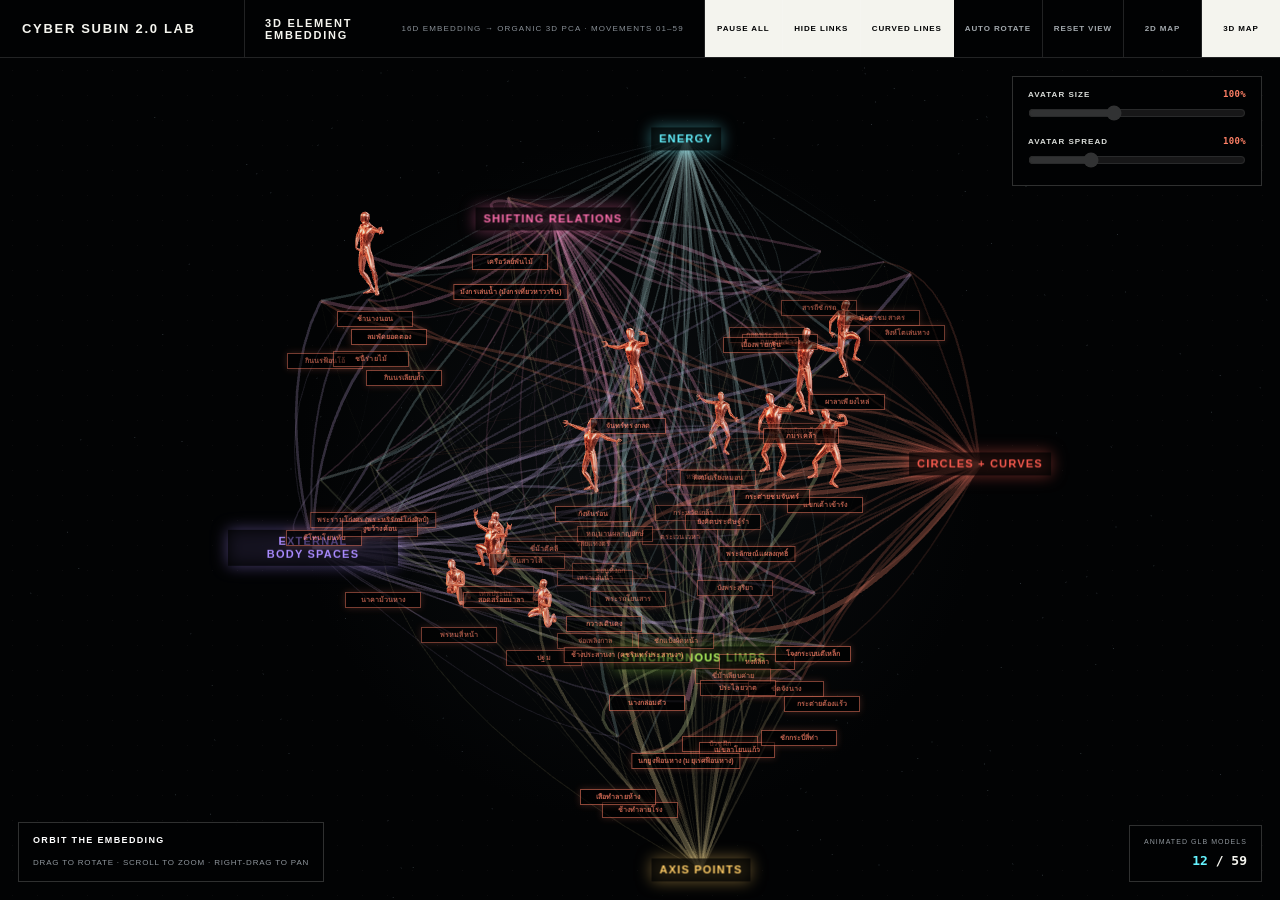
<file: element-embedding-3d.html>
<!doctype html>
<html lang="en">
  <head>
    <meta charset="UTF-8" />
    <meta name="viewport" content="width=device-width, initial-scale=1.0" />
    <meta
      name="description"
      content="A rotatable organic three-dimensional embedding of 59 animated Thai dance movements and six movement elements."
    />
    <title>Cyber Subin 2.0 — 3D Element Embedding</title>
    <link rel="stylesheet" href="/src/element-embedding-3d.css?v=movement-names-2" />
    <script type="importmap">
      {
        "imports": {
          "three": "/vendor/three/build/three.module.js",
          "three/addons/": "/vendor/three/examples/jsm/"
        }
      }
    </script>
  </head>
  <body>
    <main id="element-space" class="element-space" aria-busy="true">
      <header class="space-header">
        <a class="space-header__brand" href="/">CYBER SUBIN 2.0 LAB</a>
        <div class="space-header__title">
          <strong>3D ELEMENT EMBEDDING</strong>
          <span>16D EMBEDDING → ORGANIC 3D PCA · MOVEMENTS 01–59</span>
        </div>
        <nav class="space-header__nav" aria-label="3D embedding controls and navigation">
          <button id="space-toggle-animation" type="button" aria-pressed="true">PAUSE ALL</button>
          <button id="space-toggle-links" type="button" aria-pressed="true">HIDE LINKS</button>
          <button id="space-line-style" type="button" aria-pressed="true">CURVED LINES</button>
          <button id="space-auto-rotate" type="button" aria-pressed="false">AUTO ROTATE</button>
          <button id="space-reset-view" type="button">RESET VIEW</button>
          <a href="/element-embedding.html">2D MAP</a>
          <a class="active" href="/element-embedding-3d.html" aria-current="page">3D MAP</a>
        </nav>
      </header>

      <section id="space-stage" class="space-stage" aria-label="Rotatable organic 3D dance movement embedding">
        <canvas id="space-canvas" aria-label="3D visualization; drag to rotate and scroll to zoom"></canvas>
        <div id="space-movement-labels" class="space-movement-labels" aria-hidden="true"></div>
        <div id="space-element-labels" class="space-element-labels" aria-hidden="true"></div>

        <aside class="space-display-controls" aria-label="Avatar display controls">
          <label for="space-avatar-size">
            <span>AVATAR SIZE</span>
            <output id="space-avatar-size-value" for="space-avatar-size">100%</output>
          </label>
          <input id="space-avatar-size" type="range" min="50" max="180" value="100" step="5" disabled />
          <label for="space-avatar-spread">
            <span>AVATAR SPREAD</span>
            <output id="space-avatar-spread-value" for="space-avatar-spread">100%</output>
          </label>
          <input id="space-avatar-spread" type="range" min="70" max="180" value="100" step="5" disabled />
        </aside>

        <div class="space-instructions">
          <strong>ORBIT THE EMBEDDING</strong>
          <span>DRAG TO ROTATE · SCROLL TO ZOOM · RIGHT-DRAG TO PAN</span>
        </div>

        <div id="space-status" class="space-status" aria-live="polite">
          <span>ANIMATED GLB MODELS</span>
          <strong><b id="space-loaded-count">0</b> / 59</strong>
        </div>

        <div id="space-loading" class="space-loading" role="status" aria-live="polite">
          <span class="space-loading__orbit"><i></i><i></i><i></i></span>
          <strong>BUILDING 3D EMBEDDING</strong>
          <small id="space-loading-detail">PROJECTING 16D MOVEMENT EMBEDDINGS</small>
        </div>

        <div id="space-error" class="space-error" hidden>
          <strong>THE 3D ELEMENT EMBEDDING COULD NOT LOAD</strong>
          <span id="space-error-message"></span>
        </div>
      </section>
    </main>

    <script type="module" src="/src/element-embedding-3d.js?v=label-anchor-1"></script>
  </body>
</html>
</file>
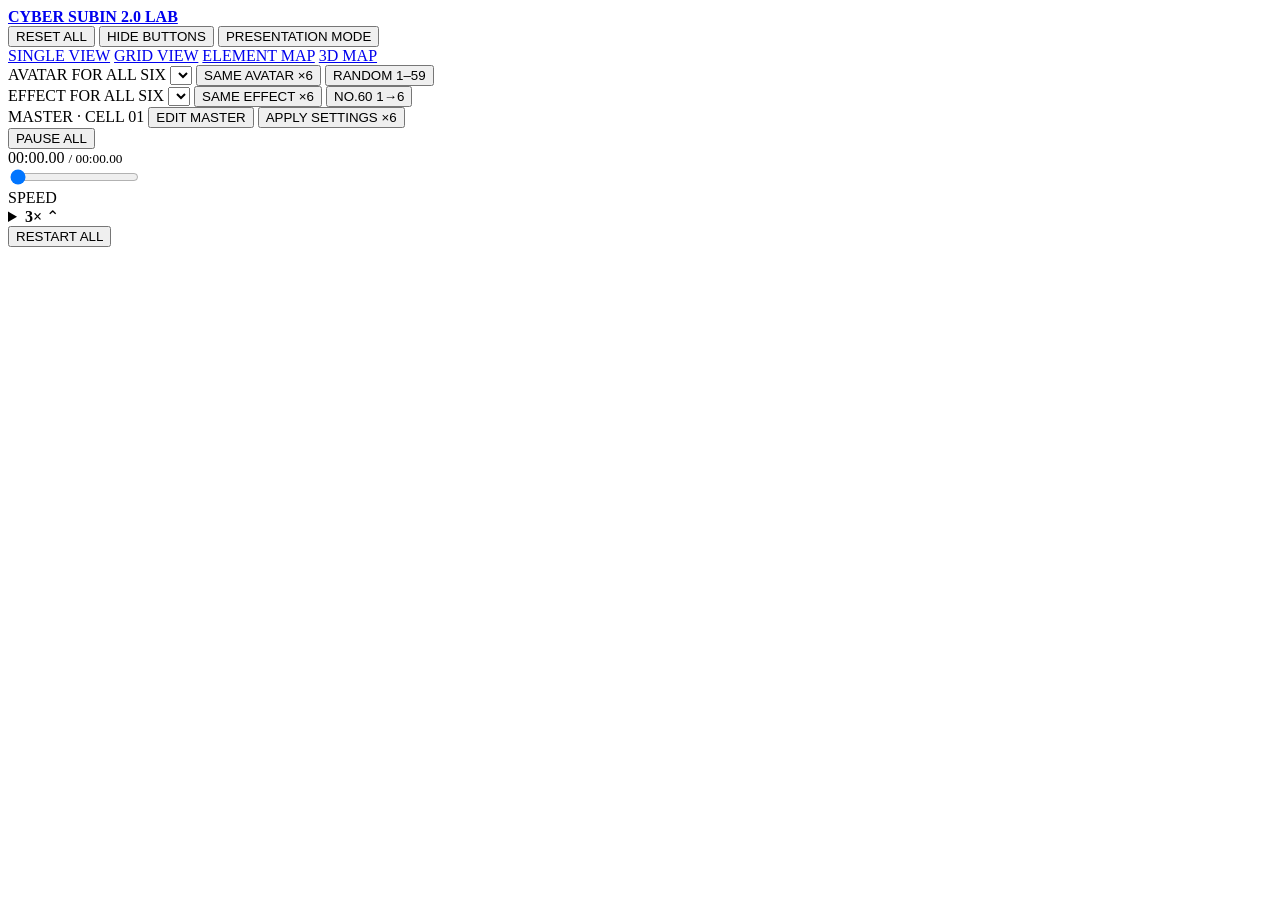
<file: grid.html>
<!doctype html>
<html lang="en">
  <head>
    <meta charset="UTF-8" />
    <meta name="viewport" content="width=device-width, initial-scale=1.0" />
    <meta
      name="description"
      content="Compare six Cyber Subin Thai traditional dance avatars and movement visualizations in a synchronized 3 by 2 grid."
    />
    <title>Cyber Subin 2.0 Lab — Six Avatar Grid</title>
  </head>
  <body>
    <main class="grid-app">
      <header class="grid-topbar">
        <a class="grid-brand" href="/" aria-label="Return to the single-avatar view">
          <strong>CYBER SUBIN 2.0 LAB</strong>
        </a>

        <div class="grid-topbar-spacer" aria-hidden="true"></div>

        <nav class="view-switcher" aria-label="View navigation">
          <div class="nav-utility-group" aria-label="Grid and display utilities">
            <button id="reset-all" class="nav-action nav-action--reset" type="button">RESET ALL</button>
            <button id="hide-control-buttons" class="nav-action" type="button" aria-pressed="false">HIDE BUTTONS</button>
            <button id="hide-all-ui" class="nav-action" type="button" aria-pressed="false">PRESENTATION MODE</button>
          </div>
          <div class="nav-view-group" aria-label="Choose view">
            <a id="single-view-link" class="view-tab" href="/">SINGLE VIEW</a>
            <a class="view-tab active" href="/grid.html" aria-current="page">GRID VIEW</a>
            <a class="view-tab" href="/element-embedding.html">ELEMENT MAP</a>
            <a class="view-tab" href="/element-embedding-3d.html">3D MAP</a>
          </div>
        </nav>
      </header>

      <section class="global-controls" aria-label="Controls for all six avatars">
        <div class="global-control-group">
          <label for="global-avatar">AVATAR FOR ALL SIX</label>
          <select id="global-avatar" aria-label="Select one avatar for all six cells"></select>
          <button id="apply-avatar-all" type="button">SAME AVATAR ×6</button>
          <button id="random-avatar-all" type="button">RANDOM 1–59</button>
        </div>

        <div class="global-control-group global-control-group--effect">
          <label for="global-effect">EFFECT FOR ALL SIX</label>
          <select id="global-effect" aria-label="Select one effect for all six cells"></select>
          <button id="apply-effect-all" type="button">SAME EFFECT ×6</button>
          <button id="distribute-effects" type="button">NO.60 1→6</button>
        </div>

        <div class="global-control-group global-control-group--master" aria-label="Master settings controls">
          <span>MASTER · CELL 01</span>
          <button id="edit-master-settings" type="button">EDIT MASTER</button>
          <button id="apply-settings-all" type="button">APPLY SETTINGS ×6</button>
        </div>
      </section>

      <section id="avatar-grid" class="avatar-grid" aria-label="Six avatar comparison grid"></section>

      <footer class="grid-transport" aria-label="Controls for synchronized animation playback">
        <button id="play-all" class="play-all" type="button" aria-label="Pause all animations">PAUSE ALL</button>

        <div class="grid-timecode">
          <span id="grid-current-time">00:00.00</span>
          <small id="grid-total-time">/ 00:00.00</small>
        </div>

        <div class="grid-timeline-wrap">
          <input
            id="grid-timeline"
            type="range"
            min="0"
            max="1"
            value="0"
            step="0.001"
            aria-label="Six-avatar animation timeline"
          />
          <div class="grid-timeline-marks" aria-hidden="true"><span></span><span></span><span></span><span></span><span></span></div>
        </div>

        <div class="grid-speed-control" aria-label="Six-avatar playback speed">
          <span>SPEED</span>
          <details id="grid-speed-menu" class="grid-speed-menu">
            <summary aria-label="Choose six-avatar playback speed">
              <strong id="grid-speed-value">3×</strong>
              <span class="grid-speed-menu__chevron" aria-hidden="true">⌃</span>
            </summary>
            <div class="grid-speed-menu__options" role="radiogroup" aria-label="Six-avatar playback speed options">
              <button type="button" role="radio" aria-checked="false" data-grid-speed="0.05">0.05×</button>
              <button type="button" role="radio" aria-checked="false" data-grid-speed="0.1">0.1×</button>
              <button type="button" role="radio" aria-checked="false" data-grid-speed="0.5">0.5×</button>
              <button type="button" role="radio" aria-checked="false" data-grid-speed="1">1×</button>
              <button type="button" role="radio" aria-checked="false" data-grid-speed="1.5">1.5×</button>
              <button type="button" role="radio" aria-checked="false" data-grid-speed="2">2×</button>
              <button type="button" role="radio" aria-checked="true" data-grid-speed="3" class="active">3×</button>
              <button type="button" role="radio" aria-checked="false" data-grid-speed="4">4×</button>
              <button type="button" role="radio" aria-checked="false" data-grid-speed="5">5×</button>
              <button type="button" role="radio" aria-checked="false" data-grid-speed="10">10×</button>
              <button type="button" role="radio" aria-checked="false" data-grid-speed="20">20×</button>
              <button type="button" role="radio" aria-checked="false" data-grid-speed="50">50×</button>
            </div>
          </details>
        </div>

        <button id="restart-all" class="restart-all" type="button">RESTART ALL</button>
      </footer>
    </main>

    <script type="module" src="/src/grid.js"></script>
  </body>
</html>
</file>
<file: src/element-embedding-3d.css>
:root {
  color-scheme: dark;
  --background: #020304;
  --foreground: #f5f5ef;
  --muted: #899097;
  --line: rgba(255, 255, 255, 0.13);
  --font: "Helvetica Neue", "Noto Sans Thai", Thonburi, Arial, sans-serif;
}

* {
  box-sizing: border-box;
}

html,
body {
  width: 100%;
  height: 100%;
  min-width: 320px;
  min-height: 560px;
  margin: 0;
  overflow: hidden;
  background: var(--background);
  color: var(--foreground);
  font-family: var(--font);
  -webkit-font-smoothing: antialiased;
}

button,
a {
  font: inherit;
}

.element-space {
  width: 100vw;
  height: 100dvh;
  display: grid;
  grid-template-rows: 58px minmax(0, 1fr);
  background: #020304;
}

.space-header {
  position: relative;
  z-index: 100;
  display: grid;
  grid-template-columns: 245px minmax(245px, 1fr) auto;
  align-items: stretch;
  border-bottom: 1px solid var(--line);
  background: rgba(2, 3, 4, 0.95);
  backdrop-filter: blur(16px);
}

.space-header__brand,
.space-header__title,
.space-header__nav > * {
  display: flex;
  align-items: center;
}

.space-header__brand {
  padding: 0 22px;
  border-right: 1px solid var(--line);
  color: var(--foreground);
  font-size: 13px;
  font-weight: 700;
  letter-spacing: 0.13em;
  text-decoration: none;
  white-space: nowrap;
}

.space-header__title {
  min-width: 0;
  gap: 14px;
  padding: 0 20px;
}

.space-header__title strong {
  font-size: 11px;
  letter-spacing: 0.16em;
}

.space-header__title span {
  color: var(--muted);
  font-size: 8px;
  letter-spacing: 0.14em;
  white-space: nowrap;
}

.space-header__nav {
  display: flex;
  align-items: stretch;
  border-left: 1px solid var(--line);
}

.space-header__nav > * {
  justify-content: center;
  min-width: 78px;
  padding: 0 11px;
  border: 0;
  border-right: 1px solid var(--line);
  background: transparent;
  color: #a2a8ad;
  font-size: 8px;
  font-weight: 700;
  letter-spacing: 0.11em;
  text-decoration: none;
  white-space: nowrap;
  cursor: pointer;
}

.space-header__nav > :last-child {
  border-right: 0;
}

.space-header__nav button:hover,
.space-header__nav button[aria-pressed="true"],
.space-header__nav a:hover,
.space-header__nav .active {
  background: #f4f4ee;
  color: #020304;
}

.space-header__nav button:focus-visible,
.space-header__nav a:focus-visible {
  outline: 2px solid #fff;
  outline-offset: -3px;
}

.space-stage {
  position: relative;
  min-height: 0;
  overflow: hidden;
  isolation: isolate;
  background:
    radial-gradient(circle at 50% 50%, rgba(33, 42, 48, 0.28), transparent 45%),
    #020304;
}

.space-stage::before {
  content: "";
  position: absolute;
  inset: 0;
  z-index: -1;
  opacity: 0.15;
  background-image: radial-gradient(circle, rgba(255, 255, 255, 0.25) 0.6px, transparent 0.8px);
  background-size: 25px 25px;
}

#space-canvas {
  position: absolute;
  inset: 0;
  width: 100%;
  height: 100%;
  display: block;
  outline: none;
  touch-action: none;
  cursor: grab;
}

#space-canvas:active {
  cursor: grabbing;
}

.space-movement-labels,
.space-element-labels {
  position: absolute;
  inset: 0;
  overflow: hidden;
  pointer-events: none;
}

.space-movement-label {
  --dominant-color: #fff;
  position: absolute;
  width: max-content;
  min-width: 76px;
  max-width: 180px;
  padding: 3px 6px;
  border: 1px solid color-mix(in srgb, var(--dominant-color), transparent 28%);
  background: rgba(0, 0, 0, 0.78);
  color: var(--dominant-color);
  font: 700 7px/1.1 var(--font);
  letter-spacing: 0.01em;
  white-space: nowrap;
  text-align: center;
  transform: translate(-50%, 20px);
  box-shadow: 0 0 7px color-mix(in srgb, var(--dominant-color), transparent 70%);
  will-change: transform, left, top;
}

.space-element-label {
  position: absolute;
  max-width: 170px;
  padding: 5px 8px;
  color: var(--element-color);
  background: rgba(2, 3, 4, 0.72);
  font-size: 11px;
  font-weight: 750;
  letter-spacing: 0.11em;
  line-height: 1.2;
  text-align: center;
  text-wrap: balance;
  transform: translate(-50%, -50%);
  filter: drop-shadow(0 0 8px color-mix(in srgb, var(--element-color), transparent 42%));
  will-change: transform, left, top;
}

.space-display-controls {
  position: absolute;
  z-index: 30;
  top: 18px;
  right: 18px;
  width: min(250px, calc(100vw - 36px));
  padding: 13px 15px 14px;
  border: 1px solid rgba(255, 255, 255, 0.18);
  background: rgba(2, 3, 4, 0.84);
  backdrop-filter: blur(14px);
}

.space-display-controls label {
  display: flex;
  align-items: center;
  justify-content: space-between;
  margin-bottom: 7px;
  color: #daddd9;
  font-size: 8px;
  font-weight: 700;
  letter-spacing: 0.13em;
}

.space-display-controls label:not(:first-child) {
  margin-top: 13px;
}

.space-display-controls output {
  color: #ff8066;
  font: 700 9px/1 ui-monospace, "SFMono-Regular", Menlo, monospace;
  letter-spacing: 0.04em;
}

.space-display-controls input[type="range"] {
  width: 100%;
  height: 14px;
  margin: 0;
  accent-color: #ff8066;
  cursor: ew-resize;
}

.space-display-controls input[type="range"]:disabled {
  cursor: wait;
  opacity: 0.42;
}

.space-display-controls input[type="range"]:focus-visible {
  outline: 1px solid #fff;
  outline-offset: 3px;
}

.space-instructions,
.space-status {
  position: absolute;
  z-index: 20;
  bottom: 18px;
  padding: 12px 14px;
  border: 1px solid rgba(255, 255, 255, 0.18);
  background: rgba(2, 3, 4, 0.82);
  backdrop-filter: blur(14px);
  pointer-events: none;
}

.space-instructions {
  left: 18px;
}

.space-instructions strong,
.space-status span {
  display: block;
  margin-bottom: 6px;
  color: #fff;
  font-size: 9px;
  letter-spacing: 0.15em;
}

.space-instructions span {
  color: #8f969c;
  font-size: 8px;
  letter-spacing: 0.1em;
}

.space-status {
  right: 18px;
  min-width: 126px;
  text-align: right;
}

.space-status span {
  color: #8f969c;
  font-size: 7px;
}

.space-status strong {
  font: 700 13px/1 ui-monospace, "SFMono-Regular", Menlo, monospace;
}

.space-status b {
  color: #65f3ff;
}

.space-loading,
.space-error {
  position: absolute;
  z-index: 200;
  inset: 0;
  display: grid;
  place-content: center;
  justify-items: center;
  gap: 13px;
  background: #020304;
  color: #fff;
}

.space-error[hidden] {
  display: none;
}

.space-loading.is-ready {
  opacity: 0;
  visibility: hidden;
  transition: opacity 550ms ease, visibility 550ms ease;
}

.space-loading strong,
.space-error strong {
  font-size: 10px;
  letter-spacing: 0.18em;
}

.space-loading small,
.space-error span {
  color: #8d949a;
  font-size: 8px;
  letter-spacing: 0.12em;
}

.space-loading__orbit {
  position: relative;
  width: 56px;
  height: 56px;
  animation: space-spin 2.2s linear infinite;
}

.space-loading__orbit i {
  position: absolute;
  left: 50%;
  top: 50%;
  width: 7px;
  height: 7px;
  border-radius: 50%;
  background: var(--dot, #65f3ff);
}

.space-loading__orbit i:nth-child(1) { --dot: #65f3ff; transform: translate(-50%, -50%) translateY(-24px); }
.space-loading__orbit i:nth-child(2) { --dot: #ffcc66; transform: translate(-50%, -50%) rotate(120deg) translateY(-24px); }
.space-loading__orbit i:nth-child(3) { --dot: #ff6fae; transform: translate(-50%, -50%) rotate(240deg) translateY(-24px); }

@keyframes space-spin {
  to { transform: rotate(360deg); }
}

@media (max-width: 1180px) {
  .space-header {
    grid-template-columns: 190px minmax(160px, 1fr) auto;
  }

  .space-header__brand {
    padding: 0 14px;
    font-size: 10px;
  }

  .space-header__title span,
  .space-header__nav a:not(.active) {
    display: none;
  }

  .space-header__nav > * {
    min-width: 70px;
    padding: 0 8px;
    font-size: 7px;
  }
}

@media (max-width: 720px) {
  .element-space {
    grid-template-rows: 52px minmax(0, 1fr);
  }

  .space-header {
    grid-template-columns: 1fr auto;
  }

  .space-header__brand,
  #space-toggle-links,
  #space-reset-view {
    display: none;
  }

  .space-header__title {
    padding: 0 10px;
  }

  .space-header__title strong {
    font-size: 8px;
  }

  .space-header__nav > * {
    min-width: 60px;
  }

  .space-movement-label {
    font-size: 7px;
  }

  .space-element-label {
    max-width: 105px;
    font-size: 8px;
  }

  .space-instructions {
    left: 10px;
    bottom: 10px;
  }

  .space-status {
    right: 10px;
    bottom: 10px;
  }

  .space-display-controls {
    top: 10px;
    right: 10px;
    width: 205px;
    padding: 10px 12px 11px;
  }
}

@media (prefers-reduced-motion: reduce) {
  *,
  *::before,
  *::after {
    animation-duration: 0.01ms !important;
    transition-duration: 0.01ms !important;
  }
}
</file>
